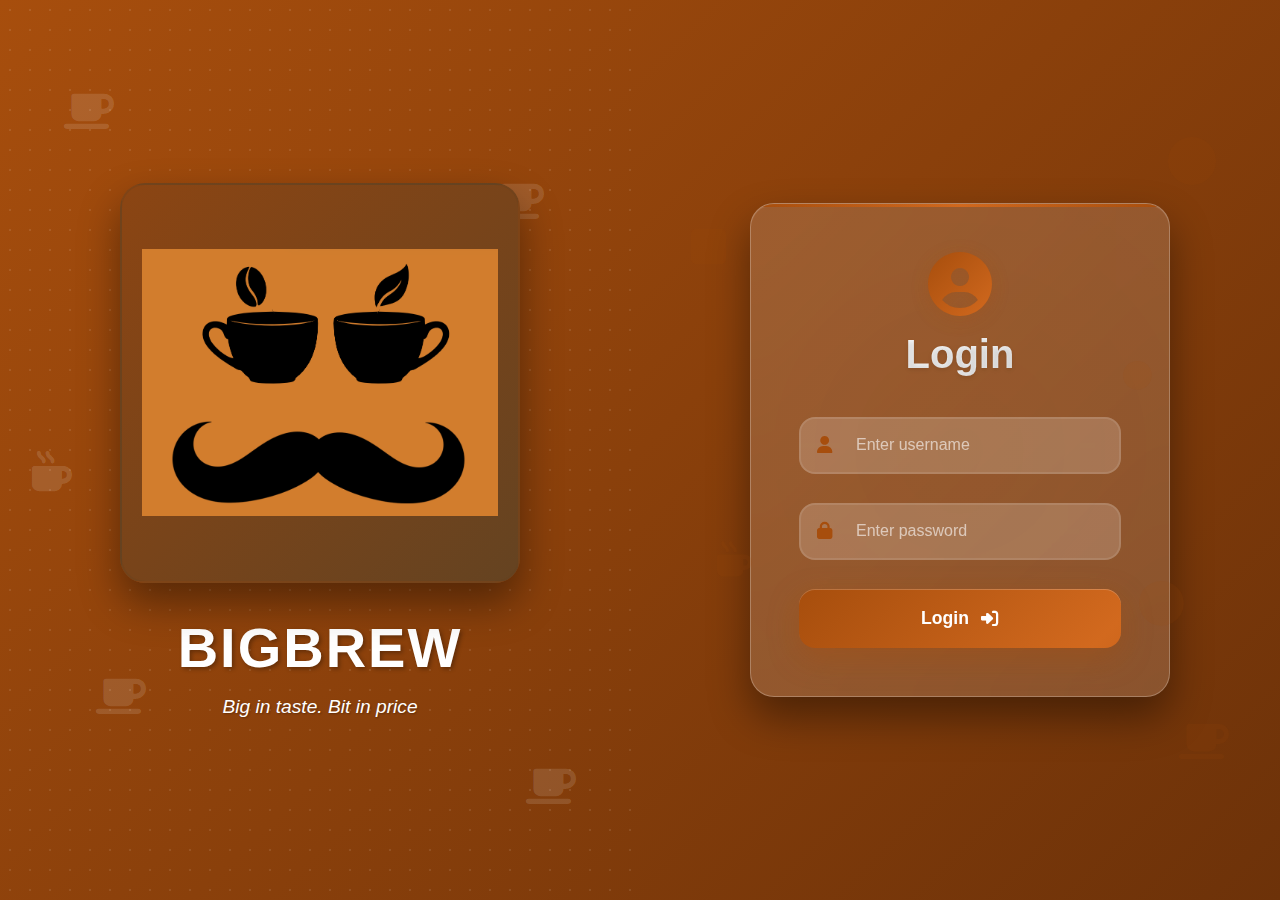
<file: bbrew ui/html/index.html>
<!DOCTYPE html>
<html lang="en">
<head>
    <meta charset="UTF-8">
    <meta name="viewport" content="width=device-width, initial-scale=1.0">
    <title>BIGBREW - Cashier Login</title>
    <link rel="stylesheet" href="https://cdnjs.cloudflare.com/ajax/libs/font-awesome/6.4.0/css/all.min.css">
    <link rel="stylesheet" href="../css/style.css">
</head>
<body>
    <div class="container">
        <!-- Brand Section -->
        <div class="brand-section">
            <div class="pattern"></div>
            <div class="floating-coffee coffee-1">
                <i class="fas fa-coffee"></i>
            </div>
            <div class="floating-coffee coffee-2">
                <i class="fas fa-coffee"></i>
            </div>
            <div class="floating-coffee coffee-3">
                <i class="fas fa-coffee"></i>
            </div>
            <div class="floating-coffee coffee-4">
                <i class="fas fa-mug-hot"></i>
            </div>
            <div class="floating-coffee coffee-5">
                <i class="fas fa-coffee"></i>
            </div>
            <div class="logo-container">
                <div class="logo-placeholder">
                    <img src="logo.png" alt="BIGBREW Logo" class="logo-image">
                </div>
                <h1 class="brand-name">BIGBREW</h1>
                <p class="tagline">Big in taste. Bit in price</p>
            </div>
        </div>

        <!-- Login Section -->
        <div class="login-section">
            <div class="floating-element float-1">
                <i class="fas fa-circle"></i>
            </div>
            <div class="floating-element float-2">
                <i class="fas fa-square"></i>
            </div>
            <div class="floating-element float-3">
                <i class="fas fa-circle"></i>
            </div>
            <div class="floating-element float-4">
                <i class="fas fa-mug-hot"></i>
            </div>
            <div class="floating-element float-5">
                <i class="fas fa-coffee"></i>
            </div>
            <div class="floating-element float-6">
                <i class="fas fa-circle"></i>
            </div>
            
            <div class="login-container">
                <div class="login-header">
                    <i class="fas fa-user-circle login-icon"></i>
                    <h2 class="login-title">Login</h2>
                </div>
                <form id="loginForm">
                    <div class="form-group">
                        <div class="input-container">
                            <i class="fas fa-user input-icon"></i>
                            <input type="text" id="username" name="username" placeholder="Enter username" required>
                        </div>
                    </div>
                    <div class="form-group">
                        <div class="input-container">
                            <i class="fas fa-lock input-icon"></i>
                            <input type="password" id="password" name="password" placeholder="Enter password" required>
                        </div>
                    </div>
                    <button type="submit" class="login-btn">
                        <span>Login</span>
                        <i class="fas fa-sign-in-alt"></i>
                    </button>
                    <div class="error-message" id="errorMessage">Invalid username or password</div>
                </form>
            </div>
        </div>
    </div>

    <!-- Welcome Modal -->
    <div class="modal-overlay" id="welcomeModal">
        <div class="modal-container">
            <div class="modal-header">
                <i class="fas fa-check-circle modal-icon"></i>
                <h3 class="modal-title">Welcome</h3>
            </div>
            <div class="modal-body">
                <p class="modal-message">Welcome to BIGBREW</p>
            </div>
            <div class="modal-footer">
                <button class="modal-btn" id="modalOkBtn">OK</button>
            </div>
        </div>
    </div>

    <script src="../js/script.js"></script>
</body>
</html>
</file>
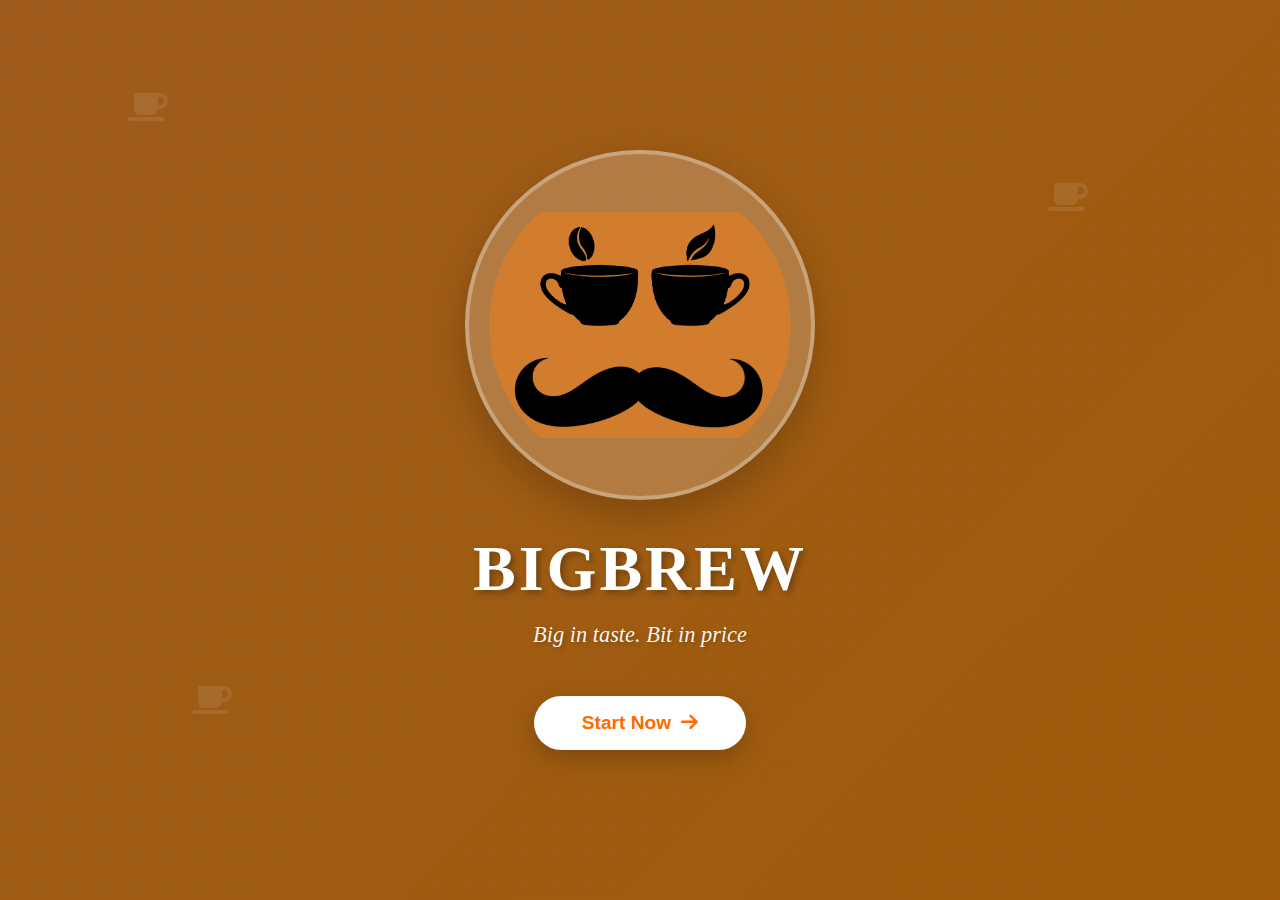
<file: bbrew ui/html/landing.html>
<!DOCTYPE html>
<html lang="en">
<head>
    <meta charset="UTF-8">
    <meta name="viewport" content="width=device-width, initial-scale=1.0">
    <title>BIGBREW - Welcome</title>
    <link rel="stylesheet" href="../css/landing.css">
    <link rel="stylesheet" href="https://cdnjs.cloudflare.com/ajax/libs/font-awesome/6.4.0/css/all.min.css">
</head>
<body>
    <div class="landing-container">
        <div class="content-wrapper">
            <div class="logo-container">
                <div class="logo-placeholder">
                    <img src="logo.png" alt="BIGBREW Logo" class="logo-image">
                </div>
            </div>
            
            <h1 class="brand-name">BIGBREW</h1>
            <p class="tagline">Big in taste. Bit in price</p>
            
            <button class="start-btn" id="startBtn">
                <span>Start Now</span>
                <i class="fas fa-arrow-right"></i>
            </button>
        </div>
        
        <!-- Decorative elements -->
        <div class="floating-coffee coffee-1">
            <i class="fas fa-coffee"></i>
        </div>
        <div class="floating-coffee coffee-2">
            <i class="fas fa-coffee"></i>
        </div>
        <div class="floating-coffee coffee-3">
            <i class="fas fa-coffee"></i>
        </div>
    </div>

    <!-- Loading overlay (initially hidden) -->
    <div class="loading-overlay" id="loadingOverlay">
        <div class="loading-spinner">
            <i class="fas fa-spinner fa-spin"></i>
            <p>Loading...</p>
        </div>
    </div>

    <script src="../js/landing.js"></script>
</body>
</html>
</file>
<file: bbrew ui/css/style.css>
* {
    margin: 0;
    padding: 0;
    box-sizing: border-box;
    font-family: 'Segoe UI', Tahoma, Geneva, Verdana, sans-serif;
}

:root {
    --primary: #a74e0d;
    --primary-dark: #6d3209;
    --secondary: #d2691e;
    --coffee: #8b4513;
    --coffee-dark: #654321;
    --white: #ffffff;
    --black: #000000;
    --gray-dark: #1a1a1a;
}

body {
    height: 100vh;
    display: flex;
    overflow: hidden;
    background: linear-gradient(135deg, var(--primary) 0%, var(--primary-dark) 100%);
    position: relative;
}

.container {
    width: 100%;
    height: 100%;
    position: relative;
    display: flex;
}

/* Brand Section - Left side */
.brand-section {
    flex: 1;
    display: flex;
    flex-direction: column;
    justify-content: center;
    align-items: center;
    padding: 2rem;
    position: relative;
    overflow: hidden;
    z-index: 1;
}

.logo-container {
    display: flex;
    flex-direction: column;
    align-items: center;
    z-index: 2;
    animation: fadeInUp 1s ease;
}

.logo-placeholder {
    width: 400px;
    height: 400px;
    background: linear-gradient(135deg, var(--coffee) 0%, var(--coffee-dark) 100%);
    border-radius: 25px;
    display: flex;
    justify-content: center;
    align-items: center;
    margin-bottom: 2rem;
    box-shadow: 0 20px 40px rgba(0, 0, 0, 0.4);
    position: relative;
    overflow: hidden;
    transition: transform 0.3s ease, box-shadow 0.3s ease;
    border: 2px solid rgba(101, 67, 33, 0.3);
}

.logo-placeholder:hover {
    transform: scale(1.05);
    box-shadow: 0 25px 50px rgba(0, 0, 0, 0.5);
}

.logo-image {
    width: 100%;
    height: 100%;
    object-fit: contain;
    border-radius: 23px;
    padding: 20px;
}

.brand-name {
    font-size: 3.5rem;
    font-weight: bold;
    color: var(--white);
    margin-bottom: 1rem;
    letter-spacing: 2px;
    text-shadow: 2px 2px 4px rgba(0, 0, 0, 0.3);
    animation: pulse 2s infinite;
}

.tagline {
    font-size: 1.2rem;
    color: var(--white);
    text-align: center;
    font-style: italic;
    text-shadow: 1px 1px 2px rgba(0, 0, 0, 0.3);
}

/* Login Section - Right side floating */
.login-section {
    flex: 1;
    display: flex;
    justify-content: center;
    align-items: center;
    padding: 2rem;
    position: relative;
    z-index: 10;
}

.login-container {
    width: 100%;
    max-width: 420px;
    background: rgba(255, 255, 255, 0.15);
    backdrop-filter: blur(20px);
    border-radius: 24px;
    border: 1px solid rgba(255, 255, 255, 0.25);
    box-shadow: 0 20px 40px rgba(0, 0, 0, 0.4), inset 0 1px 0 rgba(255, 255, 255, 0.1);
    padding: 3rem;
    position: relative;
    animation: fadeInUp 1s ease 0.2s both;
    overflow: hidden;
}

.login-container::before {
    content: "";
    position: absolute;
    top: 0;
    left: 0;
    right: 0;
    height: 3px;
    background: linear-gradient(90deg, var(--primary), var(--secondary), var(--primary));
    animation: shimmer 3s infinite;
}

.login-container::after {
    content: "";
    position: absolute;
    top: -50%;
    left: -50%;
    width: 200%;
    height: 200%;
    background: radial-gradient(circle, rgba(167, 78, 13, 0.05) 0%, transparent 70%);
    animation: rotate 20s linear infinite;
}

.login-header {
    text-align: center;
    margin-bottom: 2.5rem;
    position: relative;
    z-index: 2;
}

.login-icon {
    font-size: 4rem;
    background: linear-gradient(135deg, var(--primary), var(--secondary));
    -webkit-background-clip: text;
    -webkit-text-fill-color: transparent;
    background-clip: text;
    margin-bottom: 1rem;
    animation: bounce 2s infinite;
    filter: drop-shadow(0 4px 8px rgba(167, 78, 13, 0.3));
}

.login-title {
    font-size: 2.5rem;
    font-weight: 700;
    background: linear-gradient(135deg, var(--white), #e0e0e0);
    -webkit-background-clip: text;
    -webkit-text-fill-color: transparent;
    background-clip: text;
    margin-bottom: 0.5rem;
    text-shadow: 0 2px 4px rgba(0, 0, 0, 0.1);
}

.form-group {
    margin-bottom: 1.8rem;
    position: relative;
    z-index: 2;
}

.input-container {
    position: relative;
}

.input-icon {
    position: absolute;
    left: 18px;
    top: 50%;
    transform: translateY(-50%);
    color: var(--primary);
    transition: all 0.3s ease;
    z-index: 2;
    font-size: 1.1rem;
}

.form-group input {
    width: 100%;
    padding: 1.1rem 1.1rem 1.1rem 55px;
    border: 2px solid rgba(255, 255, 255, 0.1);
    border-radius: 16px;
    font-size: 1rem;
    transition: all 0.4s cubic-bezier(0.4, 0, 0.2, 1);
    background: rgba(255, 255, 255, 0.05);
    color: var(--white);
    backdrop-filter: blur(10px);
}

.form-group input::placeholder {
    color: rgba(255, 255, 255, 0.6);
}

.form-group input:focus {
    outline: none;
    border-color: var(--primary);
    background: rgba(255, 255, 255, 0.1);
    box-shadow: 0 0 0 4px rgba(167, 78, 13, 0.2), 0 8px 32px rgba(167, 78, 13, 0.15);
    transform: translateY(-2px);
}

.form-group input:focus + .input-icon {
    color: var(--secondary);
    transform: translateY(-50%) scale(1.1);
}

.login-btn {
    width: 100%;
    padding: 1.2rem;
    background: linear-gradient(135deg, var(--primary) 0%, var(--secondary) 50%, var(--primary) 100%);
    background-size: 200% 100%;
    color: var(--white);
    border: none;
    border-radius: 16px;
    font-size: 1.1rem;
    font-weight: 700;
    cursor: pointer;
    transition: all 0.4s cubic-bezier(0.4, 0, 0.2, 1);
    box-shadow: 0 10px 30px rgba(167, 78, 13, 0.4), inset 0 1px 0 rgba(255, 255, 255, 0.2);
    display: flex;
    justify-content: center;
    align-items: center;
    gap: 12px;
    position: relative;
    overflow: hidden;
    z-index: 2;
    margin-top: 0.5rem;
}

.login-btn::before {
    content: "";
    position: absolute;
    top: 0;
    left: -100%;
    width: 100%;
    height: 100%;
    background: linear-gradient(90deg, transparent, rgba(255, 255, 255, 0.3), transparent);
    transition: left 0.6s ease;
}

.login-btn:hover {
    background-position: 100% 0;
    transform: translateY(-3px);
    box-shadow: 0 15px 40px rgba(167, 78, 13, 0.5), inset 0 1px 0 rgba(255, 255, 255, 0.3);
}

.login-btn:hover::before {
    left: 100%;
}

.login-btn:active {
    transform: translateY(-1px);
}

.error-message {
    color: #ff6b6b;
    margin-top: 1rem;
    text-align: center;
    display: none;
    font-size: 0.9rem;
    padding: 0.8rem;
    border-radius: 12px;
    background: rgba(255, 107, 107, 0.1);
    border: 1px solid rgba(255, 107, 107, 0.2);
    position: relative;
    z-index: 2;
}

/* Decorative elements */
.pattern {
    position: absolute;
    width: 100%;
    height: 100%;
    opacity: 0.1;
    background-image: radial-gradient(circle, var(--white) 1px, transparent 1px);
    background-size: 20px 20px;
}

.floating-coffee, .floating-element {
    position: absolute;
    font-size: 2.5rem;
    animation: float 6s ease-in-out infinite;
}

.floating-coffee {
    color: rgba(255, 255, 255, 0.15);
}

.floating-element {
    color: rgba(167, 78, 13, 0.1);
    animation: floatRight 8s ease-in-out infinite;
    z-index: 1;
}

.coffee-1 { top: 10%; left: 10%; animation-delay: 0s; }
.coffee-2 { top: 20%; right: 15%; animation-delay: 2s; }
.coffee-3 { bottom: 20%; left: 15%; animation-delay: 4s; }
.coffee-4 { top: 50%; left: 5%; animation-delay: 1s; }
.coffee-5 { bottom: 10%; right: 10%; animation-delay: 3s; }

.float-1 { top: 15%; right: 10%; animation-delay: 0s; font-size: 3rem; }
.float-2 { top: 25%; left: 8%; animation-delay: 1.5s; font-size: 2.5rem; }
.float-3 { bottom: 30%; right: 15%; animation-delay: 3s; font-size: 2.8rem; }
.float-4 { top: 60%; left: 12%; animation-delay: 4.5s; font-size: 2.2rem; }
.float-5 { bottom: 15%; right: 8%; animation-delay: 6s; font-size: 2.5rem; }
.float-6 { top: 40%; right: 20%; animation-delay: 2.5s; font-size: 1.8rem; }

/* Modal */
.modal-overlay {
    position: fixed;
    top: 0;
    left: 0;
    width: 100%;
    height: 100%;
    background-color: rgba(0, 0, 0, 0.5);
    display: flex;
    justify-content: center;
    align-items: center;
    z-index: 1000;
    opacity: 0;
    visibility: hidden;
    transition: opacity 0.3s, visibility 0.3s;
}

.modal-overlay.active {
    opacity: 1;
    visibility: visible;
}

.modal-container {
    background-color: var(--white);
    border-radius: 20px;
    width: 90%;
    max-width: 400px;
    box-shadow: 0 20px 40px rgba(0, 0, 0, 0.3);
    transform: scale(0.7);
    transition: transform 0.3s ease;
    overflow: hidden;
}

.modal-overlay.active .modal-container {
    transform: scale(1);
}

.modal-header {
    background: linear-gradient(135deg, var(--primary) 0%, var(--primary-dark) 100%);
    color: var(--white);
    padding: 2rem;
    display: flex;
    align-items: center;
    justify-content: center;
    flex-direction: column;
}

.modal-icon {
    font-size: 3.5rem;
    margin-bottom: 0.5rem;
    animation: checkmark 0.5s ease;
}

.modal-title {
    font-size: 1.6rem;
    font-weight: 600;
}

.modal-body {
    padding: 2rem;
    text-align: center;
}

.modal-message {
    font-size: 1.1rem;
    color: #333;
    margin-bottom: 0.5rem;
}

.modal-footer {
    padding: 1.5rem;
    background-color: #f8f8f8;
    display: flex;
    justify-content: center;
}

.modal-btn {
    padding: 0.8rem 2.5rem;
    background: linear-gradient(135deg, var(--primary) 0%, var(--primary-dark) 100%);
    color: var(--white);
    border: none;
    border-radius: 50px;
    font-size: 1rem;
    font-weight: 600;
    cursor: pointer;
    transition: all 0.3s ease;
    box-shadow: 0 8px 20px rgba(167, 78, 13, 0.3);
}

.modal-btn:hover {
    transform: translateY(-2px);
    box-shadow: 0 12px 25px rgba(167, 78, 13, 0.4);
}

.modal-btn:active {
    transform: translateY(0);
}

/* Animations */
@keyframes fadeInUp {
    from { opacity: 0; transform: translateY(30px); }
    to { opacity: 1; transform: translateY(0); }
}

@keyframes pulse {
    0%, 100% { transform: scale(1); }
    50% { transform: scale(1.02); }
}

@keyframes float {
    0%, 100% { transform: translateY(0) rotate(0deg); }
    50% { transform: translateY(-20px) rotate(10deg); }
}

@keyframes floatRight {
    0%, 100% { transform: translateY(0) translateX(0) rotate(0deg); }
    25% { transform: translateY(-15px) translateX(10px) rotate(5deg); }
    50% { transform: translateY(-25px) translateX(-5px) rotate(-5deg); }
    75% { transform: translateY(-10px) translateX(-10px) rotate(3deg); }
}

@keyframes checkmark {
    0% { transform: scale(0); }
    50% { transform: scale(1.2); }
    100% { transform: scale(1); }
}

@keyframes bounce {
    0%, 100% { transform: translateY(0); }
    50% { transform: translateY(-10px); }
}

@keyframes shimmer {
    0% { background-position: -200% 0; }
    100% { background-position: 200% 0; }
}

@keyframes rotate {
    from { transform: rotate(0deg); }
    to { transform: rotate(360deg); }
}

/* Responsive */
@media (max-width: 768px) {
    .container {
        flex-direction: column;
    }
    
    .brand-section {
        flex: 0.4;
    }
    
    .brand-name { font-size: 2.5rem; }
    .logo-placeholder { width: 280px; height: 280px; }
    .modal-container { width: 95%; }
    .floating-element { display: none; }
    .login-container { max-width: 380px; padding: 2.5rem; }
    .login-title { font-size: 2.2rem; }
}
</file>
<file: bbrew ui/css/landing.css>
* {
    margin: 0;
    padding: 0;
    box-sizing: border-box;
    font-family: 'Segoe UI', Tahoma, Geneva, Verdana, sans-serif;
}

:root {
    --primary: #9e5b1c;
    --secondary: #9f5b09;
    --white: #ffffff;
    --text-shadow: 3px 3px 6px rgba(0, 0, 0, 0.3);
    --transition: all 0.3s ease;
}

body {
    height: 100vh;
    background: linear-gradient(135deg, var(--primary) 0%, var(--secondary) 100%);
    display: flex;
    justify-content: center;
    align-items: center;
    overflow: hidden;
    position: relative;
}

.landing-container {
    width: 100%;
    height: 100%;
    display: flex;
    justify-content: center;
    align-items: center;
    position: relative;
}

.landing-container::before {
    content: "";
    position: absolute;
    width: 100%;
    height: 100%;
    background-image: radial-gradient(circle, rgba(255, 255, 255, 0.1) 1px, transparent 1px);
    background-size: 30px 30px;
    opacity: 0.3;
}

.content-wrapper {
    display: flex;
    flex-direction: column;
    align-items: center;
    z-index: 10;
    animation: fadeInUp 1s ease;
}

.logo-container {
    margin-bottom: 2rem;
}

.logo-placeholder {
    width: 350px;
    height: 350px;
    background-color: rgba(255, 255, 255, 0.2);
    border-radius: 50%;
    display: flex;
    justify-content: center;
    align-items: center;
    box-shadow: 0 15px 35px rgba(0, 0, 0, 0.2);
    border: 4px solid rgba(255, 255, 255, 0.3);
    position: relative;
    overflow: hidden;
    transition: var(--transition);
}

.logo-placeholder:hover {
    transform: scale(1.05);
    box-shadow: 0 20px 40px rgba(0, 0, 0, 0.3);
}

.logo-image {
    width: 100%;
    height: 100%;
    object-fit: contain;
    border-radius: 50%;
    padding: 20px;
}

.brand-name {
    font: bold 4rem 'Segoe UI';
    color: var(--white);
    margin-bottom: 1rem;
    letter-spacing: 3px;
    text-shadow: var(--text-shadow);
    animation: pulse 2s infinite;
}

.tagline {
    font: italic 1.4rem 'Segoe UI';
    color: rgba(255, 255, 255, 0.95);
    text-align: center;
    text-shadow: 2px 2px 4px rgba(0, 0, 0, 0.2);
    margin-bottom: 3rem;
}

.start-btn {
    padding: 1rem 3rem;
    background-color: var(--white);
    color: #FF6B00;
    border: none;
    border-radius: 50px;
    font: 600 1.2rem 'Segoe UI';
    cursor: pointer;
    transition: var(--transition);
    box-shadow: 0 8px 25px rgba(0, 0, 0, 0.2);
    display: flex;
    align-items: center;
    gap: 10px;
    position: relative;
    overflow: hidden;
}

.start-btn::before {
    content: "";
    position: absolute;
    top: 0;
    left: -100%;
    width: 100%;
    height: 100%;
    background: linear-gradient(90deg, transparent, rgba(255, 255, 255, 0.3), transparent);
    transition: left 0.5s ease;
}

.start-btn:hover {
    transform: translateY(-3px);
    box-shadow: 0 12px 30px rgba(0, 0, 0, 0.3);
    background-color: #f8f8f8;
}

.start-btn:hover::before {
    left: 100%;
}

.start-btn:hover i {
    transform: translateX(5px);
}

.start-btn:active {
    transform: translateY(-1px);
}

.start-btn i {
    transition: transform 0.3s ease;
}

.floating-coffee {
    position: absolute;
    color: rgba(255, 255, 255, 0.1);
    font-size: 2rem;
    animation: float 6s ease-in-out infinite;
}

.coffee-1 { top: 10%; left: 10%; animation-delay: 0s; }
.coffee-2 { top: 20%; right: 15%; animation-delay: 2s; }
.coffee-3 { bottom: 20%; left: 15%; animation-delay: 4s; }

.loading-overlay {
    position: fixed;
    top: 0;
    left: 0;
    width: 100%;
    height: 100%;
    background-color: rgba(0, 0, 0, 0.7);
    display: flex;
    justify-content: center;
    align-items: center;
    z-index: 1000;
    opacity: 0;
    visibility: hidden;
    transition: opacity 0.3s ease, visibility 0.3s ease;
}

.loading-overlay.active {
    opacity: 1;
    visibility: visible;
}

.loading-spinner {
    text-align: center;
    color: var(--white);
}

.loading-spinner i {
    font-size: 3rem;
    margin-bottom: 1rem;
}

.loading-spinner p {
    font-size: 1.2rem;
}

/* Animations */
@keyframes fadeInUp {
    from { opacity: 0; transform: translateY(30px); }
    to { opacity: 1; transform: translateY(0); }
}

@keyframes pulse {
    0%, 100% { transform: scale(1); }
    50% { transform: scale(1.02); }
}

@keyframes float {
    0%, 100% { transform: translateY(0) rotate(0deg); }
    50% { transform: translateY(-20px) rotate(10deg); }
}

/* Responsive */
@media (max-width: 768px) {
    .brand-name { font-size: 3rem; }
    .tagline { font-size: 1.2rem; padding: 0 1rem; }
    .logo-placeholder { width: 280px; height: 280px; }
    .start-btn { padding: 0.8rem 2.5rem; font-size: 1.1rem; }
}

@media (max-width: 480px) {
    .brand-name { font-size: 2.5rem; }
    .tagline { font-size: 1rem; }
    .logo-placeholder { width: 220px; height: 220px; }
    .start-btn { padding: 0.7rem 2rem; font-size: 1rem; }
}
</file>
